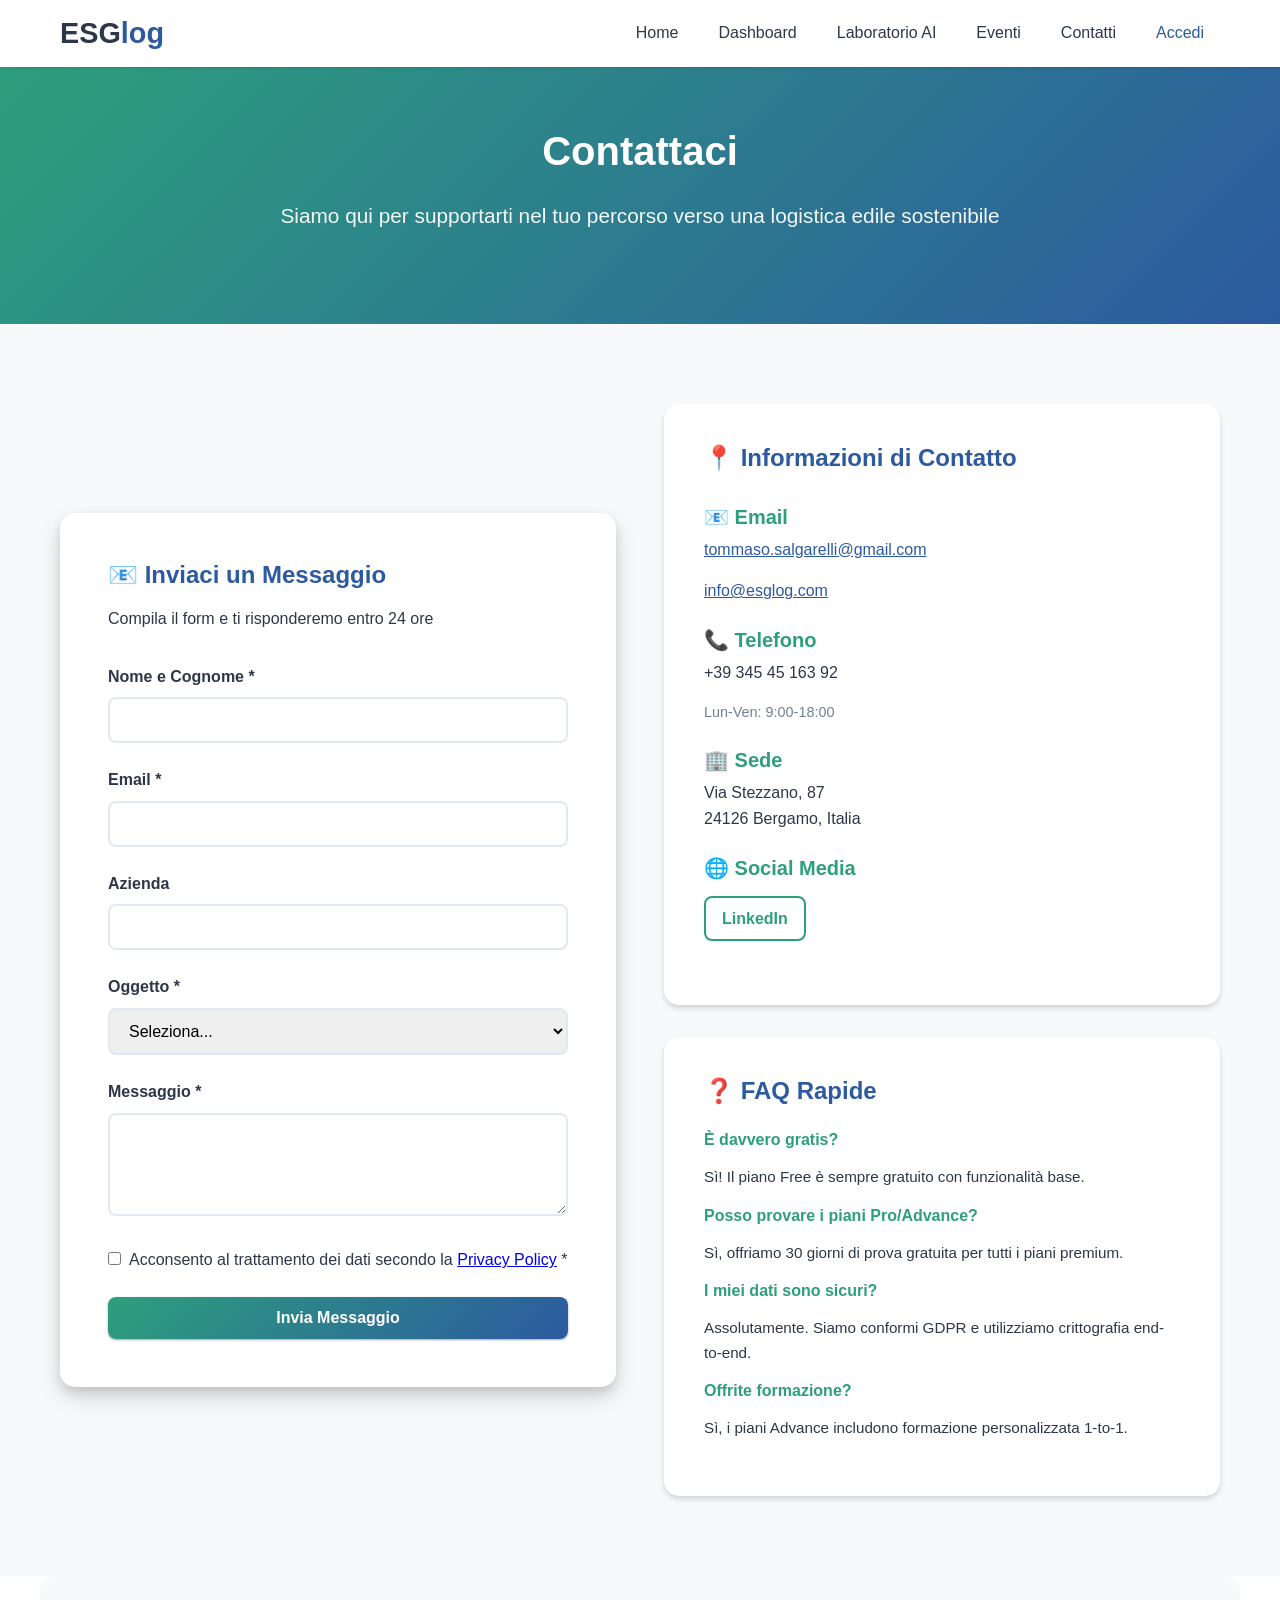
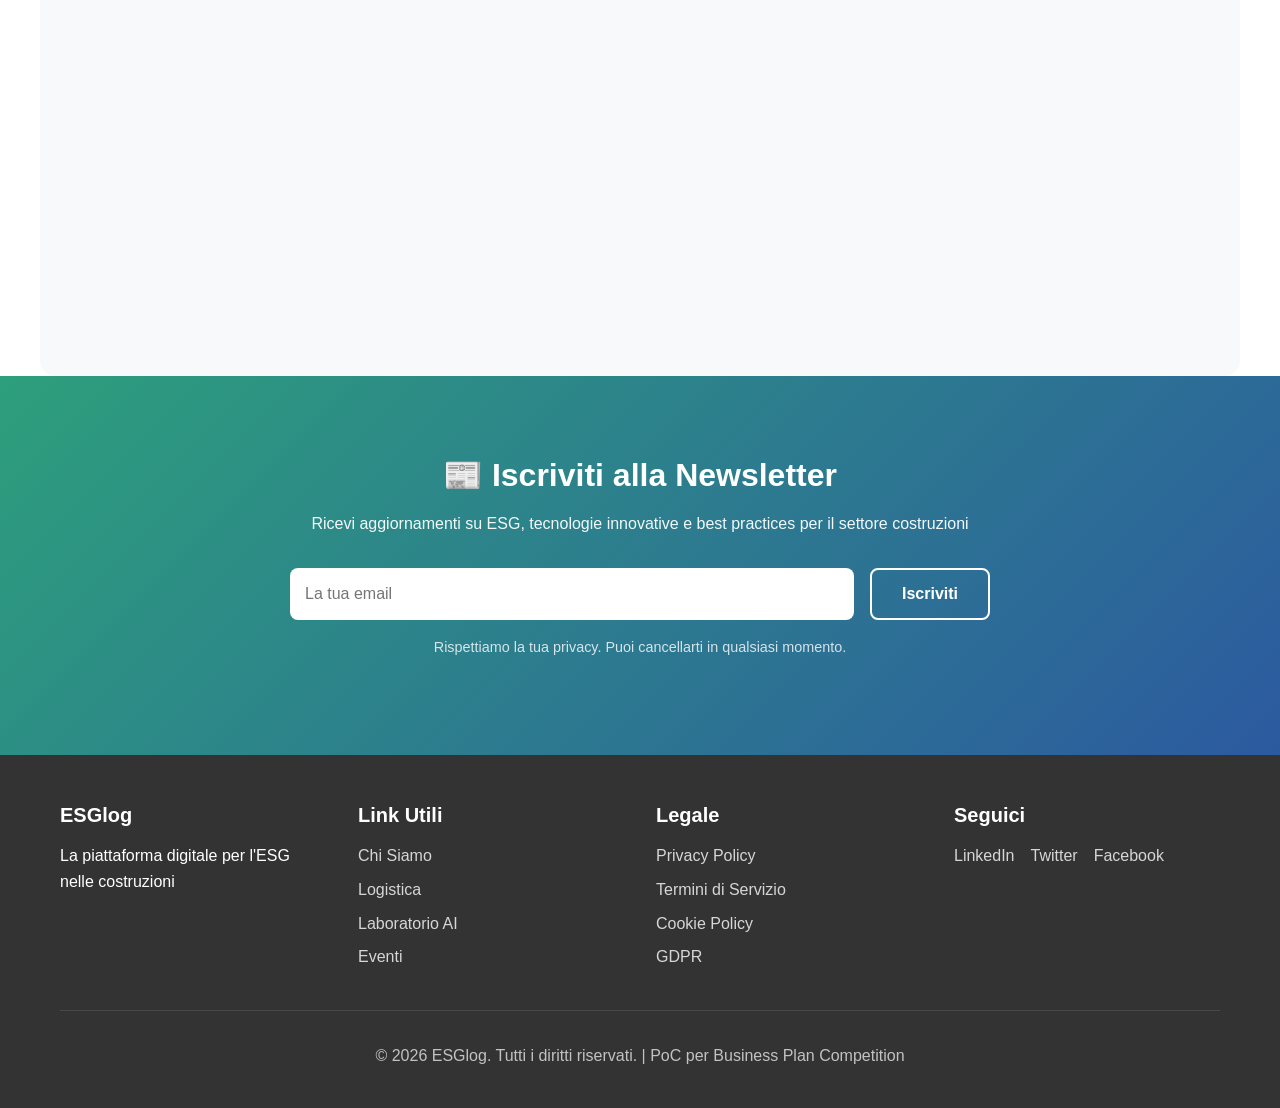
<file: contatti.html>
<!DOCTYPE html>
<html lang="it">
<head>
    <meta charset="UTF-8">
    <meta name="viewport" content="width=device-width, initial-scale=1.0">
    <title>Contatti - ESGlog</title>
    <link rel="stylesheet" href="css/style.css">
</head>
<body>
    <header class="header">
        <nav class="navbar">
            <div class="container nav-container">
                <div class="logo">
                    <a href="index.html">
                        <h1>ESG<span class="logo-highlight">log</span></h1>
                    </a>
                </div>
                <button class="menu-toggle" aria-label="Toggle menu" aria-expanded="false">
                    <span></span>
                    <span></span>
                    <span></span>
                </button>
                <ul class="nav-menu">
                    <li><a href="index.html" class="nav-link">Home</a></li>
                    <li><a href="dashboard.html" class="nav-link">Dashboard</a></li>
                    <li><a href="laboratorio.html" class="nav-link">Laboratorio AI</a></li>
                    <li><a href="eventi.html" class="nav-link">Eventi</a></li>
                    <li><a href="contatti.html" class="nav-link">Contatti</a></li>
                    <li><a href="#" class="nav-link btn-login" id="loginBtn">Accedi</a></li>
                </ul>
            </div>
        </nav>
    </header>

    <section class="hero" style="padding: 60px 0;">
        <div class="container">
            <h2 class="hero-title" style="font-size: 2.5rem;">Contattaci</h2>
            <p class="hero-subtitle">Siamo qui per supportarti nel tuo percorso verso una logistica edile sostenibile</p>
        </div>
    </section>

    <section style="padding: 80px 0; background-color: var(--light-gray);">
        <div class="container">
            <div class="mission-grid" style="gap: 3rem;">
                <!-- Form Contatti -->
                <div>
                    <div class="register-form-container">
                        <h3 style="color: var(--primary-blue);">📧 Inviaci un Messaggio</h3>
                        <p style="margin-bottom: 2rem;">Compila il form e ti risponderemo entro 24 ore</p>

                        <form id="contactForm" class="register-form">
                            <div class="form-group">
                                <label for="contactName">Nome e Cognome *</label>
                                <input type="text" id="contactName" required>
                            </div>

                            <div class="form-group">
                                <label for="contactEmail">Email *</label>
                                <input type="email" id="contactEmail" required>
                            </div>

                            <div class="form-group">
                                <label for="contactCompany">Azienda</label>
                                <input type="text" id="contactCompany">
                            </div>

                            <div class="form-group">
                                <label for="contactSubject">Oggetto *</label>
                                <select id="contactSubject" required>
                                    <option value="">Seleziona...</option>
                                    <option value="info">Informazioni Generali</option>
                                    <option value="demo">Richiesta Demo</option>
                                    <option value="support">Supporto Tecnico</option>
                                    <option value="partnership">Partnership</option>
                                    <option value="sales">Vendite e Piani</option>
                                    <option value="other">Altro</option>
                                </select>
                            </div>

                            <div class="form-group">
                                <label for="contactMessage">Messaggio *</label>
                                <textarea id="contactMessage" rows="5" style="width: 100%; padding: 12px; border: 2px solid var(--border-color); border-radius: 8px; font-family: inherit;" required></textarea>
                            </div>

                            <div class="form-group checkbox-group">
                                <label>
                                    <input type="checkbox" id="contactPrivacy" required>
                                    <span>Acconsento al trattamento dei dati secondo la <a href="#" target="_blank">Privacy Policy</a> *</span>
                                </label>
                            </div>

                            <button type="submit" class="btn btn-primary btn-block">Invia Messaggio</button>
                        </form>

                        <div id="contactSuccess" class="alert alert-success" style="display: none; margin-top: 1.5rem;">
                            ✅ Messaggio inviato con successo! Ti risponderemo entro 24 ore.
                        </div>
                    </div>
                </div>

                <!-- Info Contatti -->
                <div>
                    <div style="background: white; padding: 2.5rem; border-radius: 15px; box-shadow: var(--shadow-md); margin-bottom: 2rem;">
                        <h3 style="color: var(--primary-blue); margin-bottom: 2rem;">📍 Informazioni di Contatto</h3>

                        <div style="margin-bottom: 1.5rem;">
                            <h4 style="color: var(--primary-green); margin-bottom: 0.5rem;">📧 Email</h4>
                            <p><a href="mailto:tommaso.salgarelli@gmail.com" style="color: var(--primary-blue);">tommaso.salgarelli@gmail.com</a></p>
                            <p><a href="mailto:info@esglog.com" style="color: var(--primary-blue);">info@esglog.com</a></p>
                        </div>

                        <div style="margin-bottom: 1.5rem;">
                            <h4 style="color: var(--primary-green); margin-bottom: 0.5rem;">📞 Telefono</h4>
                            <p>+39 345 45 163 92</p>
                            <p style="font-size: 0.9rem; color: var(--text-light);">Lun-Ven: 9:00-18:00</p>
                        </div>

                        <div style="margin-bottom: 1.5rem;">
                            <h4 style="color: var(--primary-green); margin-bottom: 0.5rem;">🏢 Sede</h4>
                            <p>Via Stezzano, 87<br>24126 Bergamo, Italia</p>
                        </div>

                        <div style="margin-bottom: 1.5rem;">
                            <h4 style="color: var(--primary-green); margin-bottom: 0.5rem;">🌐 Social Media</h4>
                            <div class="social-links" style="display: flex; gap: 1rem; margin-top: 1rem;">
                                <a href="https://www.linkedin.com/in/tommaso-salgarelli-509730283" class="btn btn-outline" style="padding: 0.5rem 1rem;">LinkedIn</a>
                            </div>
                        </div>
                    </div>

                    <!-- FAQ -->
                    <div style="background: white; padding: 2.5rem; border-radius: 15px; box-shadow: var(--shadow-md);">
                        <h3 style="color: var(--primary-blue); margin-bottom: 1.5rem;">❓ FAQ Rapide</h3>

                        <div style="margin-bottom: 1rem;">
                            <h4 style="font-size: 1rem; color: var(--primary-green);">È davvero gratis?</h4>
                            <p style="font-size: 0.95rem;">Sì! Il piano Free è sempre gratuito con funzionalità base.</p>
                        </div>

                        <div style="margin-bottom: 1rem;">
                            <h4 style="font-size: 1rem; color: var(--primary-green);">Posso provare i piani Pro/Advance?</h4>
                            <p style="font-size: 0.95rem;">Sì, offriamo 30 giorni di prova gratuita per tutti i piani premium.</p>
                        </div>

                        <div style="margin-bottom: 1rem;">
                            <h4 style="font-size: 1rem; color: var(--primary-green);">I miei dati sono sicuri?</h4>
                            <p style="font-size: 0.95rem;">Assolutamente. Siamo conformi GDPR e utilizziamo crittografia end-to-end.</p>
                        </div>

                        <div>
                            <h4 style="font-size: 1rem; color: var(--primary-green);">Offrite formazione?</h4>
                            <p style="font-size: 0.95rem;">Sì, i piani Advance includono formazione personalizzata 1-to-1.</p>
                        </div>
                    </div>
                </div>
            </div>
        </div>
    </section>

    <!-- Mappa -->
    <section style="padding: 0; background-color: var(--white);">
        <div class="container" style="padding: 0;">
            <div style="width: 100%; height: 400px; background: var(--light-gray); border-radius: 15px; overflow: hidden; position: relative;">
                <!-- Placeholder Google Maps -->
                <iframe
                    src="https://www.google.com/maps/embed?pb=!1m18!1m12!1m3!1d2970.097834836849!2d9.188463315441826!3d45.46427797910079!2m3!1f0!2f0!3f0!3m2!1i1024!2i768!4f13.1!3m3!1m2!1s0x4786c6cd1dcf0d21%3A0xf4e1c1c1e1c1e1c1!2sMilano%2C%20MI!5e0!3m2!1sit!2sit!4v1234567890123!5m2!1sit!2sit"
                    width="100%"
                    height="400"
                    style="border:0;"
                    allowfullscreen=""
                    loading="lazy"
                    referrerpolicy="no-referrer-when-downgrade"
                    title="Mappa sede ESGlog Milano">
                </iframe>
            </div>
        </div>
    </section>

    <!-- Newsletter -->
    <section style="padding: 80px 0; background: var(--gradient-green-blue);">
        <div class="container">
            <div style="max-width: 700px; margin: 0 auto; text-align: center; color: white;">
                <h2 style="color: white; margin-bottom: 1rem;">📰 Iscriviti alla Newsletter</h2>
                <p style="margin-bottom: 2rem; opacity: 0.95;">Ricevi aggiornamenti su ESG, tecnologie innovative e best practices per il settore costruzioni</p>

                <form id="newsletterForm" style="display: flex; gap: 1rem; flex-wrap: wrap; justify-content: center;">
                    <input
                        type="email"
                        id="newsletterEmail"
                        placeholder="La tua email"
                        required
                        style="flex: 1; min-width: 250px; padding: 15px; border: none; border-radius: 8px; font-size: 1rem;"
                    >
                    <button type="submit" class="btn btn-secondary" style="padding: 15px 30px;">Iscriviti</button>
                </form>

                <p style="margin-top: 1rem; font-size: 0.9rem; opacity: 0.8;">
                    Rispettiamo la tua privacy. Puoi cancellarti in qualsiasi momento.
                </p>

                <div id="newsletterSuccess" class="alert alert-success" style="display: none; margin-top: 1.5rem; color: var(--text-dark);">
                    ✅ Iscrizione completata! Controlla la tua email per confermare.
                </div>
            </div>
        </div>
    </section>

    <!-- Questionario Popup (simulazione) -->
    <div id="surveyPopup" class="modal">
        <div class="modal-content">
            <span class="close" onclick="closeSurvey()">&times;</span>
            <h3>📋 Aiutaci a Migliorare!</h3>
            <p>Dedica 2 minuti per completare il nostro questionario</p>
            <p style="margin: 1.5rem 0;">Nella versione production, questo sarebbe un Google Form embedded o un questionario interattivo per raccogliere feedback degli utenti.</p>
            <button class="btn btn-primary" onclick="window.open('https://forms.google.com', '_blank')">Apri Questionario</button>
            <button class="btn btn-secondary" onclick="closeSurvey()">Chiudi</button>
        </div>
    </div>

    <footer class="footer">
        <div class="container">
            <div class="footer-grid">
                <div class="footer-col">
                    <h4>ESGlog</h4>
                    <p>La piattaforma digitale per l'ESG nelle costruzioni</p>
                </div>
                <div class="footer-col">
                    <h4>Link Utili</h4>
                    <ul>
                        <li><a href="index.html#mission">Chi Siamo</a></li>
                        <li><a href="logistica.html">Logistica</a></li>
                        <li><a href="laboratorio.html">Laboratorio AI</a></li>
                        <li><a href="eventi.html">Eventi</a></li>
                    </ul>
                </div>
                <div class="footer-col">
                    <h4>Legale</h4>
                    <ul>
                        <li><a href="#">Privacy Policy</a></li>
                        <li><a href="#">Termini di Servizio</a></li>
                        <li><a href="#">Cookie Policy</a></li>
                        <li><a href="#">GDPR</a></li>
                    </ul>
                </div>
                <div class="footer-col">
                    <h4>Seguici</h4>
                    <div class="social-links">
                        <a href="https://www.linkedin.com/in/tommaso-salgarelli-509730283">LinkedIn</a>
                        <a href="#">Twitter</a>
                        <a href="#">Facebook</a>
                    </div>
                </div>
            </div>
            <div class="footer-bottom">
                <p>&copy; 2026 ESGlog. Tutti i diritti riservati. | PoC per Business Plan Competition</p>
            </div>
        </div>
    </footer>

    <script src="js/auth.js"></script>
    <script src="js/main.js"></script>
    <script>
        // Contact Form
        document.getElementById('contactForm').addEventListener('submit', function(e) {
            e.preventDefault();

            // Simulazione invio (in produzione: backend/API)
            setTimeout(() => {
                document.getElementById('contactSuccess').style.display = 'block';
                this.reset();

                setTimeout(() => {
                    document.getElementById('contactSuccess').style.display = 'none';
                }, 5000);
            }, 500);
        });

        // Newsletter Form
        document.getElementById('newsletterForm').addEventListener('submit', function(e) {
            e.preventDefault();

            const email = document.getElementById('newsletterEmail').value;

            // Simulazione Mailchimp integration
            setTimeout(() => {
                document.getElementById('newsletterSuccess').style.display = 'block';
                this.reset();

                setTimeout(() => {
                    document.getElementById('newsletterSuccess').style.display = 'none';
                }, 5000);
            }, 500);

            console.log('Newsletter signup:', email);
        });

        // Survey popup dopo 10 secondi (solo se non già mostrato)
        setTimeout(function() {
            const surveyShown = sessionStorage.getItem('surveyShown');
            if (!surveyShown) {
                document.getElementById('surveyPopup').classList.add('active');
                sessionStorage.setItem('surveyShown', 'true');
            }
        }, 10000);

        function closeSurvey() {
            document.getElementById('surveyPopup').classList.remove('active');
        }
    </script>
</body>
</html>
</file>
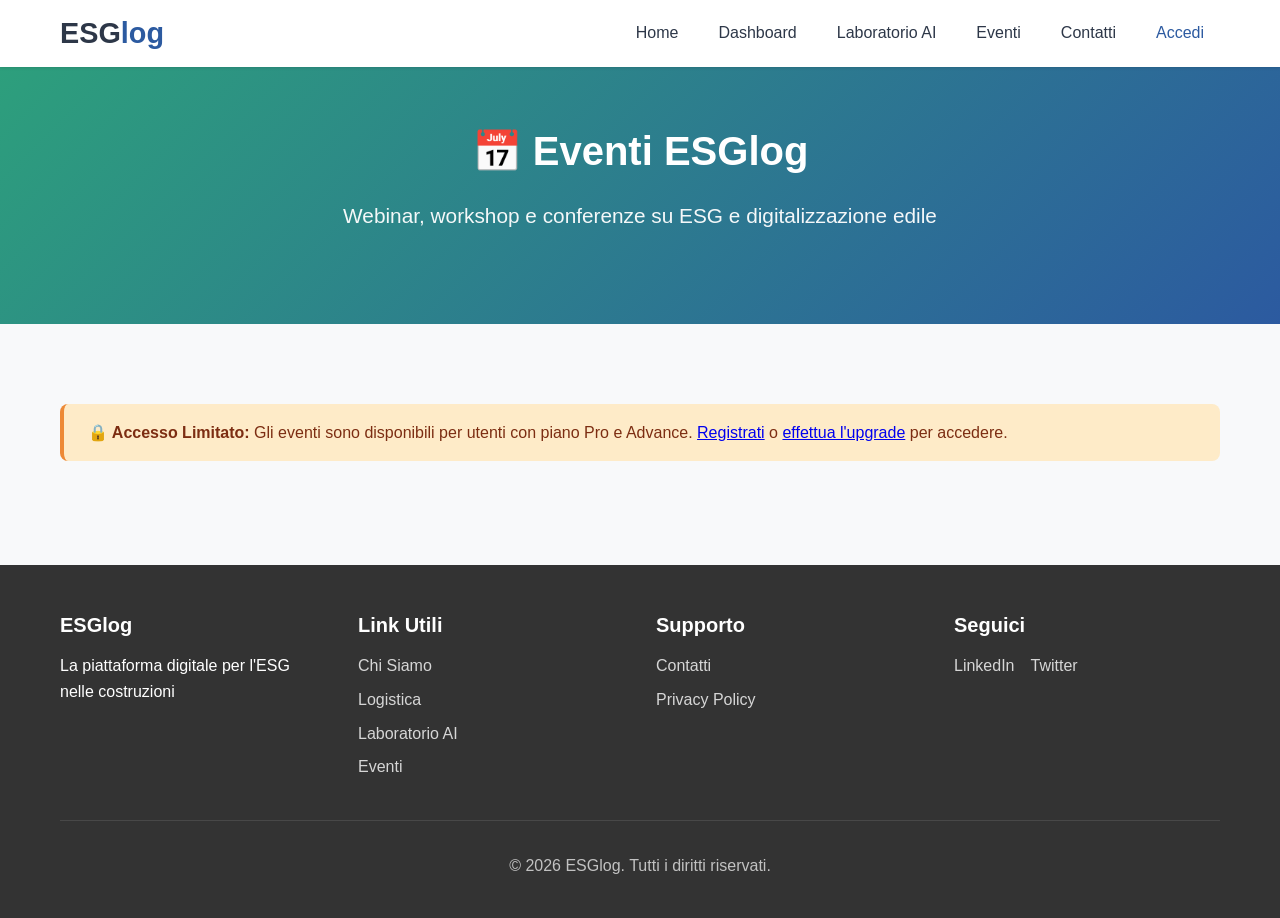
<file: eventi.html>
<!DOCTYPE html>
<html lang="it">
<head>
    <meta charset="UTF-8">
    <meta name="viewport" content="width=device-width, initial-scale=1.0">
    <title>Eventi - ESGlog</title>
    <link rel="stylesheet" href="css/style.css">
</head>
<body>
    <header class="header">
        <nav class="navbar">
            <div class="container nav-container">
                <div class="logo">
                    <a href="index.html">
                        <h1>ESG<span class="logo-highlight">log</span></h1>
                    </a>
                </div>
                <button class="menu-toggle" aria-label="Toggle menu" aria-expanded="false">
                    <span></span>
                    <span></span>
                    <span></span>
                </button>
                <ul class="nav-menu">
                    <li><a href="index.html" class="nav-link">Home</a></li>
                    <li><a href="dashboard.html" class="nav-link">Dashboard</a></li>
                    <li><a href="laboratorio.html" class="nav-link">Laboratorio AI</a></li>
                    <li><a href="eventi.html" class="nav-link">Eventi</a></li>
                    <li><a href="contatti.html" class="nav-link">Contatti</a></li>
                    <li><a href="#" class="nav-link btn-login" id="loginBtn">Accedi</a></li>
                </ul>
            </div>
        </nav>
    </header>

    <section class="hero" style="padding: 60px 0; background: linear-gradient(135deg, #2d9f7c 0%, #2c5aa0 100%);">
        <div class="container">
            <h2 class="hero-title" style="font-size: 2.5rem;">📅 Eventi ESGlog</h2>
            <p class="hero-subtitle">Webinar, workshop e conferenze su ESG e digitalizzazione edile</p>
        </div>
    </section>

    <section style="padding: 80px 0; background-color: var(--light-gray);">
        <div class="container">
            <div id="accessAlert" class="alert alert-warning">
                <strong>🔒 Accesso Limitato:</strong> Gli eventi sono disponibili per utenti con piano Pro e Advance.
                <a href="index.html#registrazione">Registrati</a> o <a href="dashboard.html#piani">effettua l'upgrade</a> per accedere.
            </div>

            <div id="eventsContent">
                <!-- Filtri Eventi -->
                <div style="background: white; padding: 2rem; border-radius: 15px; box-shadow: var(--shadow-md); margin-bottom: 3rem;">
                    <h3 style="margin-bottom: 1.5rem;">🔎 Filtra Eventi</h3>
                    <div style="display: grid; grid-template-columns: repeat(auto-fit, minmax(250px, 1fr)); gap: 1.5rem;">
                        <div class="form-group">
                            <label>Tipo</label>
                            <select id="typeFilter" onchange="filterEvents()">
                                <option value="all">Tutti</option>
                                <option value="webinar">Webinar</option>
                                <option value="workshop">Workshop</option>
                                <option value="conference">Conferenze</option>
                            </select>
                        </div>
                        <div class="form-group">
                            <label>Periodo</label>
                            <select id="periodFilter" onchange="filterEvents()">
                                <option value="all">Tutti</option>
                                <option value="upcoming">Prossimi</option>
                                <option value="past">Passati</option>
                            </select>
                        </div>
                        <div class="form-group">
                            <label>Tema</label>
                            <select id="topicFilter" onchange="filterEvents()">
                                <option value="all">Tutti</option>
                                <option value="esg">ESG & Sostenibilità</option>
                                <option value="digital">Digitalizzazione</option>
                                <option value="logistics">Logistica</option>
                                <option value="compliance">Normativa & Compliance</option>
                            </select>
                        </div>
                    </div>
                </div>

                <!-- Prossimi Eventi -->
                <section id="upcomingEvents">
                    <h2 style="color: var(--primary-blue); margin-bottom: 2rem;">🔜 Prossimi Eventi</h2>

                    <div class="dashboard-grid">
                        <!-- Evento 1 -->
                        <div class="dashboard-card event-card" data-type="webinar" data-period="upcoming" data-topic="esg">
                            <div class="badge badge-success" style="margin-bottom: 1rem;">WEBINAR</div>
                            <h3>ESG nella Supply Chain Edile</h3>
                            <p><strong>📅 Data:</strong> 25 Gennaio 2026, 15:00-16:30</p>
                            <p><strong>👤 Relatore:</strong> Dott.ssa Maria Rossi, Esperta ESG</p>
                            <p>Come integrare criteri ESG nella selezione e gestione dei fornitori per progetti di costruzione sostenibile.</p>
                            <ul class="stats-list" style="margin: 1rem 0;">
                                <li>✅ Certificato di partecipazione</li>
                                <li>✅ Materiali scaricabili</li>
                                <li>✅ Q&A live</li>
                            </ul>
                            <button class="btn btn-primary" onclick="registerEvent('ESG Supply Chain')">Registrati Gratis</button>
                        </div>

                        <!-- Evento 2 -->
                        <div class="dashboard-card event-card" data-type="workshop" data-period="upcoming" data-topic="digital">
                            <div class="badge badge-info" style="margin-bottom: 1rem;">WORKSHOP</div>
                            <h3>BIM e IoT per Cantieri 4.0</h3>
                            <p><strong>📅 Data:</strong> 5 Febbraio 2026, 10:00-17:00</p>
                            <p><strong>📍 Luogo:</strong> Milano (ibrido)</p>
                            <p>Workshop pratico sull'integrazione BIM con sensori IoT per monitoraggio real-time dei cantieri.</p>
                            <ul class="stats-list" style="margin: 1rem 0;">
                                <li>✅ Hands-on session</li>
                                <li>✅ Certificato professionale</li>
                                <li>✅ Networking lunch</li>
                            </ul>
                            <button class="btn btn-primary" onclick="registerEvent('BIM IoT Workshop')">Iscriviti (€150)</button>
                        </div>

                        <!-- Evento 3 -->
                        <div class="dashboard-card event-card" data-type="conference" data-period="upcoming" data-topic="compliance">
                            <div class="badge badge-warning" style="margin-bottom: 1rem;">CONFERENZA</div>
                            <h3>EU Taxonomy e CSRD per Costruzioni</h3>
                            <p><strong>📅 Data:</strong> 12 Febbraio 2026, 09:00-13:00</p>
                            <p><strong>👥 Relatori:</strong> Panel esperti EU</p>
                            <p>Conferenza sulla nuova normativa europea ESG: EU Taxonomy e Corporate Sustainability Reporting Directive.</p>
                            <ul class="stats-list" style="margin: 1rem 0;">
                                <li>✅ Crediti formativi</li>
                                <li>✅ Guida compliance inclusa</li>
                                <li>✅ Registrazione disponibile</li>
                            </ul>
                            <button class="btn btn-primary" onclick="registerEvent('EU Taxonomy Conference')">Registrati</button>
                        </div>

                        <!-- Evento 4 -->
                        <div class="dashboard-card event-card" data-type="webinar" data-period="upcoming" data-topic="logistics">
                            <div class="badge badge-success" style="margin-bottom: 1rem;">WEBINAR</div>
                            <h3>AI per Ottimizzazione Logistica</h3>
                            <p><strong>📅 Data:</strong> 18 Febbraio 2026, 16:00-17:00</p>
                            <p><strong>👤 Relatore:</strong> Ing. Marco Bianchi, AI Specialist</p>
                            <p>Applicazioni pratiche di Machine Learning per ridurre costi e emissioni nella logistica edile.</p>
                            <ul class="stats-list" style="margin: 1rem 0;">
                                <li>✅ Case study reali</li>
                                <li>✅ Demo tool AI</li>
                                <li>✅ Template scaricabili</li>
                            </ul>
                            <button class="btn btn-primary" onclick="registerEvent('AI Logistics')">Registrati Gratis</button>
                        </div>
                    </div>
                </section>

                <!-- Eventi Passati -->
                <section id="pastEvents" style="margin-top: 4rem;">
                    <h2 style="color: var(--primary-blue); margin-bottom: 2rem;">📼 Eventi Passati - Materiali Disponibili</h2>
                    <p class="lead" style="margin-bottom: 2rem;">Accedi alle registrazioni e ai materiali degli eventi precedenti</p>

                    <div class="dashboard-grid">
                        <!-- Evento Passato 1 -->
                        <div class="dashboard-card event-card" data-type="webinar" data-period="past" data-topic="esg">
                            <div class="badge" style="background: var(--text-light); color: white; margin-bottom: 1rem;">PASSATO</div>
                            <h3>Introduzione all'ESG per PMI Edili</h3>
                            <p><strong>📅 Data:</strong> 10 Dicembre 2025</p>
                            <p><strong>👥 Partecipanti:</strong> 156</p>
                            <p>Webinar introduttivo sui criteri ESG e la loro applicazione nel settore delle costruzioni.</p>
                            <div style="margin-top: 1.5rem;">
                                <button class="btn btn-outline" onclick="downloadMaterial('intro-esg')">📥 Scarica Slides</button>
                                <button class="btn btn-outline" onclick="watchRecording('intro-esg')">▶️ Guarda Registrazione</button>
                            </div>
                        </div>

                        <!-- Evento Passato 2 -->
                        <div class="dashboard-card event-card" data-type="workshop" data-period="past" data-topic="digital">
                            <div class="badge" style="background: var(--text-light); color: white; margin-bottom: 1rem;">PASSATO</div>
                            <h3>Digitalizzazione Cantieri con WMS</h3>
                            <p><strong>📅 Data:</strong> 20 Novembre 2025</p>
                            <p><strong>👥 Partecipanti:</strong> 45</p>
                            <p>Workshop pratico sull'implementazione di Warehouse Management System nei cantieri.</p>
                            <div style="margin-top: 1.5rem;">
                                <button class="btn btn-outline" onclick="downloadMaterial('wms-workshop')">📥 Scarica Materiali</button>
                                <button class="btn btn-outline" onclick="watchRecording('wms-workshop')">▶️ Guarda Registrazione</button>
                            </div>
                        </div>

                        <!-- Evento Passato 3 -->
                        <div class="dashboard-card event-card" data-type="conference" data-period="past" data-topic="esg">
                            <div class="badge" style="background: var(--text-light); color: white; margin-bottom: 1rem;">PASSATO</div>
                            <h3>ESGlog Summit 2025</h3>
                            <p><strong>📅 Data:</strong> 5 Ottobre 2025</p>
                            <p><strong>👥 Partecipanti:</strong> 320</p>
                            <p>Conferenza annuale con keynote speaker internazionali su futuro ESG nelle costruzioni.</p>
                            <div style="margin-top: 1.5rem;">
                                <button class="btn btn-outline" onclick="downloadMaterial('summit-2025')">📥 Scarica Atti</button>
                                <button class="btn btn-outline" onclick="watchRecording('summit-2025')">▶️ Highlights Video</button>
                            </div>
                        </div>
                    </div>
                </section>

                <!-- Calendario -->
                <section style="margin-top: 4rem;">
                    <h2 style="color: var(--primary-blue); margin-bottom: 2rem; text-align: center;">📅 Calendario Completo</h2>

                    <div class="digital-chart">
                        <div style="padding: 2rem;">
                            <p style="text-align: center; color: var(--text-light); font-size: 1.1rem;">
                                Nella versione production, qui verrebbe integrato un calendario interattivo (es. FullCalendar.js o Google Calendar API)
                                con tutti gli eventi, possibilità di aggiungere al proprio calendario, reminder automatici, ecc.
                            </p>
                            <div style="margin-top: 2rem; text-align: center;">
                                <button class="btn btn-primary" onclick="alert('Integrazione Google Calendar/Outlook in produzione')">
                                    📥 Aggiungi al Calendario
                                </button>
                                <button class="btn btn-secondary" onclick="alert('Iscrizione reminder email/SMS in produzione')">
                                    🔔 Abilita Reminder
                                </button>
                            </div>
                        </div>
                    </div>
                </section>

                <!-- Newsletter Eventi -->
                <section style="margin-top: 4rem;">
                    <div style="background: var(--gradient-green-blue); padding: 3rem; border-radius: 15px; text-align: center; color: white;">
                        <h2 style="color: white; margin-bottom: 1rem;">🔔 Non Perdere Nessun Evento</h2>
                        <p style="margin-bottom: 2rem; opacity: 0.95;">Iscriviti alla newsletter eventi per ricevere aggiornamenti e reminder</p>
                        <button class="btn btn-secondary btn-large" onclick="subscribeEventNewsletter()">Iscriviti alla Newsletter Eventi</button>
                    </div>
                </section>
            </div>
        </div>
    </section>

    <footer class="footer">
        <div class="container">
            <div class="footer-grid">
                <div class="footer-col">
                    <h4>ESGlog</h4>
                    <p>La piattaforma digitale per l'ESG nelle costruzioni</p>
                </div>
                <div class="footer-col">
                    <h4>Link Utili</h4>
                    <ul>
                        <li><a href="index.html#mission">Chi Siamo</a></li>
                        <li><a href="logistica.html">Logistica</a></li>
                        <li><a href="laboratorio.html">Laboratorio AI</a></li>
                        <li><a href="eventi.html">Eventi</a></li>
                    </ul>
                </div>
                <div class="footer-col">
                    <h4>Supporto</h4>
                    <ul>
                        <li><a href="contatti.html">Contatti</a></li>
                        <li><a href="#">Privacy Policy</a></li>
                    </ul>
                </div>
                <div class="footer-col">
                    <h4>Seguici</h4>
                    <div class="social-links">
                        <a href="#">LinkedIn</a>
                        <a href="#">Twitter</a>
                    </div>
                </div>
            </div>
            <div class="footer-bottom">
                <p>&copy; 2026 ESGlog. Tutti i diritti riservati.</p>
            </div>
        </div>
    </footer>

    <script src="js/auth.js"></script>
    <script src="js/main.js"></script>
    <script>
        document.addEventListener('DOMContentLoaded', function() {
            // Check access
            if (auth.isAuthenticated() && auth.hasAccess('events')) {
                document.getElementById('accessAlert').style.display = 'none';
            } else if (!auth.isAuthenticated()) {
                // Hide content if not logged in
                document.getElementById('eventsContent').style.display = 'none';
            }
        });

        function filterEvents() {
            const type = document.getElementById('typeFilter').value;
            const period = document.getElementById('periodFilter').value;
            const topic = document.getElementById('topicFilter').value;

            const cards = document.querySelectorAll('.event-card');

            cards.forEach(card => {
                let show = true;

                if (type !== 'all' && card.dataset.type !== type) show = false;
                if (period !== 'all' && card.dataset.period !== period) show = false;
                if (topic !== 'all' && card.dataset.topic !== topic) show = false;

                card.style.display = show ? 'block' : 'none';
            });
        }

        function registerEvent(eventName) {
            if (!auth.isAuthenticated()) {
                alert('Devi essere loggato per registrarti agli eventi');
                window.location.href = 'index.html#registrazione';
                return;
            }

            if (!auth.hasAccess('events')) {
                alert('Gli eventi sono disponibili per piani Pro e Advance.\n\nEffettua l\'upgrade per accedere!');
                window.location.href = 'dashboard.html#piani';
                return;
            }

            alert(`✅ Registrazione Evento: ${eventName}\n\n` +
                `Riceverai:\n` +
                `- Email di conferma con link accesso\n` +
                `- Reminder 24h prima dell'evento\n` +
                `- Materiali pre-evento\n` +
                `- Certificato di partecipazione\n\n` +
                `Nella versione production: integrazione calendario + email automation`);
        }

        function downloadMaterial(eventId) {
            if (!auth.isAuthenticated() || !auth.hasAccess('events')) {
                alert('Funzionalità disponibile per piani Pro/Advance');
                return;
            }

            alert(`📥 Download Materiali: ${eventId}\n\n` +
                `Nella versione production:\n` +
                `- Download PDF slides\n` +
                `- Link risorse aggiuntive\n` +
                `- Certificato partecipazione\n` +
                `- Template e tool presentati`);
        }

        function watchRecording(eventId) {
            if (!auth.isAuthenticated() || !auth.hasAccess('events')) {
                alert('Funzionalità disponibile per piani Pro/Advance');
                return;
            }

            alert(`▶️ Registrazione Video: ${eventId}\n\n` +
                `Nella versione production:\n` +
                `- Player video embedded (Vimeo/YouTube)\n` +
                `- Timestamp per navigazione rapida\n` +
                `- Trascrizione disponibile\n` +
                `- Download per offline viewing`);
        }

        function subscribeEventNewsletter() {
            if (!auth.isAuthenticated()) {
                alert('Registrati per iscriverti alla newsletter eventi');
                window.location.href = 'index.html#registrazione';
                return;
            }

            alert('✅ Iscritto alla Newsletter Eventi!\n\nRiceverai aggiornamenti su:\n- Nuovi eventi in calendario\n- Reminder eventi registrati\n- Materiali post-evento\n- Early bird per eventi a pagamento');
        }
    </script>
</body>
</html>
</file>
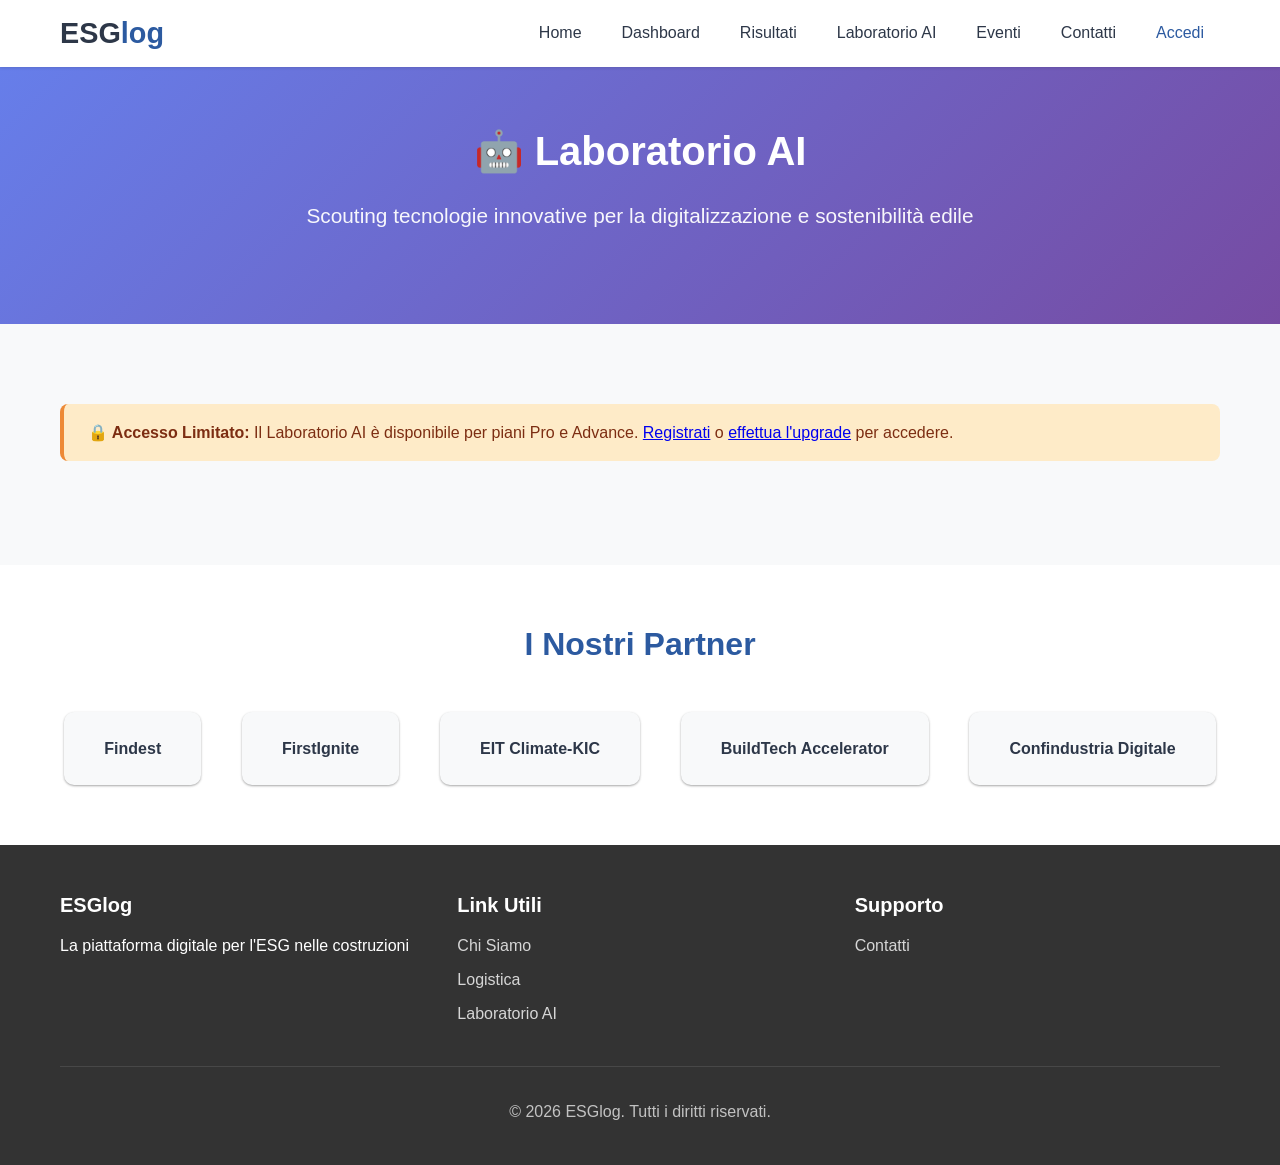
<file: laboratorio.html>
<!DOCTYPE html>
<html lang="it">
<head>
    <meta charset="UTF-8">
    <meta name="viewport" content="width=device-width, initial-scale=1.0">
    <title>Laboratorio AI - ESGlog</title>
    <link rel="stylesheet" href="css/style.css">
</head>
<body>
    <header class="header">
        <nav class="navbar">
            <div class="container nav-container">
                <div class="logo">
                    <a href="index.html">
                        <h1>ESG<span class="logo-highlight">log</span></h1>
                    </a>
                </div>
                <button class="menu-toggle" aria-label="Toggle menu" aria-expanded="false">
                    <span></span>
                    <span></span>
                    <span></span>
                </button>
                <ul class="nav-menu">
                    <li><a href="index.html" class="nav-link">Home</a></li>
                    <li><a href="dashboard.html" class="nav-link" id="dashboardLink">Dashboard</a></li>
                    <li><a href="risultati.html" class="nav-link">Risultati</a></li>
                    <li><a href="laboratorio.html" class="nav-link">Laboratorio AI</a></li>
                    <li><a href="eventi.html" class="nav-link">Eventi</a></li>
                    <li><a href="contatti.html" class="nav-link">Contatti</a></li>
                    <li><a href="#" class="nav-link btn-login" id="loginBtn">Accedi</a></li>
                </ul>
            </div>
        </nav>
    </header>

    <section class="hero" style="padding: 60px 0; background: linear-gradient(135deg, #667eea 0%, #764ba2 100%);">
        <div class="container">
            <h2 class="hero-title" style="font-size: 2.5rem;">🤖 Laboratorio AI</h2>
            <p class="hero-subtitle">Scouting tecnologie innovative per la digitalizzazione e sostenibilità edile</p>
        </div>
    </section>

    <section style="padding: 80px 0; background-color: var(--light-gray);">
        <div class="container">
            <div id="accessAlert" class="alert alert-warning">
                <strong>🔒 Accesso Limitato:</strong> Il Laboratorio AI è disponibile per piani Pro e Advance.
                <a href="index.html#registrazione">Registrati</a> o <a href="dashboard.html#piani">effettua l'upgrade</a> per accedere.
            </div>

            <div id="labContent" style="display: none;">
                <div class="section-header">
                    <h2>Tecnologie Innovative per l'Edilizia Sostenibile</h2>
                    <p class="section-subtitle">Scopri startup e soluzioni tech per digitalizzare e rendere più sostenibile il tuo business</p>
                </div>

                <div class="alert alert-info" style="margin-bottom: 3rem;">
                    <strong>🔍 Come funziona:</strong> Utilizziamo piattaforme di scouting come <strong>Findest</strong> e <strong>FirstIgnite</strong>
                    per identificare tecnologie emergenti in ambito digital e sostenibilità. I risultati sono filtrati per rilevanza al settore costruzioni.
                </div>

                <!-- Filtri -->
                <div style="background: white; padding: 2rem; border-radius: 15px; box-shadow: var(--shadow-md); margin-bottom: 3rem;">
                    <h3 style="margin-bottom: 1.5rem;">🔎 Filtra Tecnologie</h3>
                    <div style="display: grid; grid-template-columns: repeat(auto-fit, minmax(250px, 1fr)); gap: 1.5rem;">
                        <div class="form-group">
                            <label>Categoria</label>
                            <select id="categoryFilter">
                                <option value="all">Tutte</option>
                                <option value="digital">Digitalizzazione</option>
                                <option value="sustainability">Sostenibilità</option>
                                <option value="logistics">Logistica</option>
                                <option value="safety">Sicurezza</option>
                                <option value="materials">Materiali Innovativi</option>
                            </select>
                        </div>
                        <div class="form-group">
                            <label>Stadio Sviluppo</label>
                            <select id="stageFilter">
                                <option value="all">Tutti</option>
                                <option value="commercial">Commerciale</option>
                                <option value="pilot">Pilota</option>
                                <option value="r&d">R&D</option>
                            </select>
                        </div>
                        <div class="form-group">
                            <label>Regione</label>
                            <select id="regionFilter">
                                <option value="all">Tutte</option>
                                <option value="europe">Europa</option>
                                <option value="italy">Italia</option>
                                <option value="north-america">Nord America</option>
                                <option value="asia">Asia</option>
                            </select>
                        </div>
                    </div>
                    <button class="btn btn-primary" style="margin-top: 1.5rem;" onclick="applyFilters()">Applica Filtri</button>
                </div>

                <!-- Tecnologie -->
                <div class="dashboard-grid" id="techGrid">
                    <!-- Tech Card 1 -->
                    <div class="dashboard-card tech-card" data-category="digital" data-stage="commercial" data-region="europe">
                        <div class="badge badge-success" style="margin-bottom: 1rem;">Commerciale</div>
                        <h3>🏗️ BuildOps</h3>
                        <p><strong>Categoria:</strong> Digitalizzazione</p>
                        <p>Piattaforma cloud per la gestione digitale di cantieri e supply chain. Integrazione IoT e AI per tracking real-time materiali e mezzi.</p>
                        <ul class="stats-list" style="margin: 1rem 0;">
                            <li><strong>Impatto:</strong> -25% costi logistici</li>
                            <li><strong>ROI:</strong> 12-18 mesi</li>
                            <li><strong>Regione:</strong> Europa (UK)</li>
                        </ul>
                        <button class="btn btn-outline" onclick="requestDemo('BuildOps')">Richiedi Info</button>
                    </div>

                    <!-- Tech Card 2 -->
                    <div class="dashboard-card tech-card" data-category="sustainability" data-stage="commercial" data-region="italy">
                        <div class="badge badge-success" style="margin-bottom: 1rem;">Commerciale</div>
                        <h3>♻️ EcoTrack Materials</h3>
                        <p><strong>Categoria:</strong> Sostenibilità</p>
                        <p>Sistema RFID per tracciabilità completa dei materiali da costruzione, dalla produzione al riciclo. Certificazione EPD automatizzata.</p>
                        <ul class="stats-list" style="margin: 1rem 0;">
                            <li><strong>Impatto:</strong> +60% tasso riciclo</li>
                            <li><strong>Certificazioni:</strong> ISO 14001, EPD</li>
                            <li><strong>Regione:</strong> Italia</li>
                        </ul>
                        <button class="btn btn-outline" onclick="requestDemo('EcoTrack')">Richiedi Info</button>
                    </div>

                    <!-- Tech Card 3 -->
                    <div class="dashboard-card tech-card" data-category="logistics" data-stage="pilot" data-region="europe">
                        <div class="badge badge-warning" style="margin-bottom: 1rem;">Pilota</div>
                        <h3>🚛 GreenFleet AI</h3>
                        <p><strong>Categoria:</strong> Logistica</p>
                        <p>Algoritmi AI per ottimizzazione percorsi e consolidamento carichi. Riduce emissioni CO2 dei trasporti fino al 35%.</p>
                        <ul class="stats-list" style="margin: 1rem 0;">
                            <li><strong>Impatto:</strong> -35% emissioni trasporti</li>
                            <li><strong>Tecnologia:</strong> Machine Learning</li>
                            <li><strong>Regione:</strong> Europa (Germania)</li>
                        </ul>
                        <button class="btn btn-outline" onclick="requestDemo('GreenFleet')">Richiedi Info</button>
                    </div>

                    <!-- Tech Card 4 -->
                    <div class="dashboard-card tech-card" data-category="safety" data-stage="commercial" data-region="north-america">
                        <div class="badge badge-success" style="margin-bottom: 1rem;">Commerciale</div>
                        <h3>👷 SafeSite IoT</h3>
                        <p><strong>Categoria:</strong> Sicurezza</p>
                        <p>Wearable IoT per monitoraggio sicurezza lavoratori in tempo reale. Alert automatici su rischi e zone pericolose.</p>
                        <ul class="stats-list" style="margin: 1rem 0;">
                            <li><strong>Impatto:</strong> -45% incidenti cantiere</li>
                            <li><strong>Tecnologia:</strong> IoT + AI</li>
                            <li><strong>Regione:</strong> USA</li>
                        </ul>
                        <button class="btn btn-outline" onclick="requestDemo('SafeSite')">Richiedi Info</button>
                    </div>

                    <!-- Tech Card 5 -->
                    <div class="dashboard-card tech-card" data-category="materials" data-stage="r&d" data-region="europe">
                        <div class="badge badge-info" style="margin-bottom: 1rem;">R&D</div>
                        <h3>🧱 BioConstruct</h3>
                        <p><strong>Categoria:</strong> Materiali Innovativi</p>
                        <p>Materiali da costruzione bio-based con carbon footprint negativo. Prodotti da scarti agricoli e funghi.</p>
                        <ul class="stats-list" style="margin: 1rem 0;">
                            <li><strong>Impatto:</strong> Carbon negative</li>
                            <li><strong>Stadio:</strong> Prototipo industriale</li>
                            <li><strong>Regione:</strong> Paesi Bassi</li>
                        </ul>
                        <button class="btn btn-outline" onclick="requestDemo('BioConstruct')">Richiedi Info</button>
                    </div>

                    <!-- Tech Card 6 -->
                    <div class="dashboard-card tech-card" data-category="digital" data-stage="commercial" data-region="italy">
                        <div class="badge badge-success" style="margin-bottom: 1rem;">Commerciale</div>
                        <h3>📱 SmartBIM+</h3>
                        <p><strong>Categoria:</strong> Digitalizzazione</p>
                        <p>Piattaforma BIM integrata con moduli ESG, calcolo LCA e integrazione sensori IoT per as-built real-time.</p>
                        <ul class="stats-list" style="margin: 1rem 0;">
                            <li><strong>Impatto:</strong> -30% errori progettazione</li>
                            <li><strong>Standard:</strong> ISO 19650, EN 15978</li>
                            <li><strong>Regione:</strong> Italia</li>
                        </ul>
                        <button class="btn btn-outline" onclick="requestDemo('SmartBIM')">Richiedi Info</button>
                    </div>
                </div>

                <!-- Report Personalizzato -->
                <div style="background: white; padding: 2.5rem; border-radius: 15px; box-shadow: var(--shadow-md); margin-top: 3rem; text-align: center;">
                    <h3>📄 Report Personalizzato</h3>
                    <p>Vuoi un report di scouting personalizzato per il tuo settore specifico?</p>
                    <p class="lead">Il nostro team può generare analisi custom basate su:</p>
                    <ul style="display: inline-block; text-align: left; margin: 1.5rem 0;">
                        <li>Il tuo settore specifico (es. ristrutturazioni, infrastrutture)</li>
                        <li>Budget disponibile per innovazione</li>
                        <li>Obiettivi ESG prioritari</li>
                        <li>Timeline implementazione</li>
                    </ul>
                    <br>
                    <button class="btn btn-primary btn-large" onclick="requestCustomReport()">Richiedi Report Custom</button>
                </div>
            </div>
        </div>
    </section>

    <!-- Partner Carousel -->
    <section style="padding: 60px 0; background-color: var(--white);">
        <div class="container">
            <h2 style="text-align: center; color: var(--primary-blue); margin-bottom: 3rem;">I Nostri Partner</h2>
            <div class="partner-carousel">
                <div class="partner-logo">Findest</div>
                <div class="partner-logo">FirstIgnite</div>
                <div class="partner-logo">EIT Climate-KIC</div>
                <div class="partner-logo">BuildTech Accelerator</div>
                <div class="partner-logo">Confindustria Digitale</div>
            </div>
        </div>
    </section>

    <style>
        .partner-carousel {
            display: flex;
            justify-content: space-around;
            align-items: center;
            flex-wrap: wrap;
            gap: 2rem;
        }

        .partner-logo {
            padding: 1.5rem 2.5rem;
            background: var(--light-gray);
            border-radius: 10px;
            font-weight: 600;
            color: var(--text-dark);
            box-shadow: var(--shadow-sm);
            transition: var(--transition);
        }

        .partner-logo:hover {
            transform: translateY(-5px);
            box-shadow: var(--shadow-md);
        }
    </style>

    <footer class="footer">
        <div class="container">
            <div class="footer-grid">
                <div class="footer-col">
                    <h4>ESGlog</h4>
                    <p>La piattaforma digitale per l'ESG nelle costruzioni</p>
                </div>
                <div class="footer-col">
                    <h4>Link Utili</h4>
                    <ul>
                        <li><a href="index.html#mission">Chi Siamo</a></li>
                        <li><a href="logistica.html">Logistica</a></li>
                        <li><a href="laboratorio.html">Laboratorio AI</a></li>
                    </ul>
                </div>
                <div class="footer-col">
                    <h4>Supporto</h4>
                    <ul>
                        <li><a href="contatti.html">Contatti</a></li>
                    </ul>
                </div>
            </div>
            <div class="footer-bottom">
                <p>&copy; 2026 ESGlog. Tutti i diritti riservati.</p>
            </div>
        </div>
    </footer>

    <script src="js/auth.js"></script>
    <script src="js/main.js"></script>
    <script>
        document.addEventListener('DOMContentLoaded', function() {
            // Check access
            if (auth.isAuthenticated() && auth.hasAccess('ai_lab')) {
                document.getElementById('accessAlert').style.display = 'none';
                document.getElementById('labContent').style.display = 'block';
            }
        });

        function applyFilters() {
            const category = document.getElementById('categoryFilter').value;
            const stage = document.getElementById('stageFilter').value;
            const region = document.getElementById('regionFilter').value;

            const cards = document.querySelectorAll('.tech-card');

            cards.forEach(card => {
                let show = true;

                if (category !== 'all' && card.dataset.category !== category) show = false;
                if (stage !== 'all' && card.dataset.stage !== stage) show = false;
                if (region !== 'all' && card.dataset.region !== region) show = false;

                card.style.display = show ? 'block' : 'none';
            });
        }

        function requestDemo(tech) {
            alert(`📧 Richiesta Info: ${tech}\n\nNella versione production, verresti reindirizzato a un form di contatto o directly collegato con il partner tecnologico.\n\nRiceverai:\n- Scheda tecnica dettagliata\n- Case study settore costruzioni\n- Preventivo personalizzato\n- Possibilità demo/pilota`);
        }

        function requestCustomReport() {
            if (!auth.isAuthenticated()) {
                alert('Devi essere loggato per richiedere un report');
                window.location.href = 'index.html#registrazione';
                return;
            }

            alert('📄 Report Personalizzato\n\nIl nostro team ti contatterà entro 48h per:\n- Intervista esigenze specifiche\n- Analisi settore e obiettivi ESG\n- Scouting tecnologie target\n- Report dettagliato con raccomandazioni\n\nServizio incluso nei piani Pro e Advance!');
        }
    </script>
</body>
</html>
</file>
<file: css/style.css>
/* =====================================================
   ESGlog - Stylesheet Principale
   Palette: Verde (#2d9f7c) / Blu (#2c5aa0) / Grigio (#f8f9fa)
   Mobile-First Responsive Design
   ===================================================== */

/* Reset e Base */
* {
    margin: 0;
    padding: 0;
    box-sizing: border-box;
}

:root {
    --primary-green: #2d9f7c;
    --primary-blue: #2c5aa0;
    --secondary-green: #26a69a;
    --accent-blue: #4a90e2;
    --dark-gray: #333333;
    --light-gray: #f8f9fa;
    --white: #ffffff;
    --text-dark: #2d3748;
    --text-light: #718096;
    --border-color: #e2e8f0;
    --success: #48bb78;
    --warning: #ed8936;
    --danger: #f56565;
    --gradient-green-blue: linear-gradient(135deg, var(--primary-green) 0%, var(--primary-blue) 100%);
    --shadow-sm: 0 1px 3px rgba(0, 0, 0, 0.12), 0 1px 2px rgba(0, 0, 0, 0.24);
    --shadow-md: 0 4px 6px rgba(0, 0, 0, 0.1), 0 2px 4px rgba(0, 0, 0, 0.06);
    --shadow-lg: 0 10px 25px rgba(0, 0, 0, 0.15), 0 5px 10px rgba(0, 0, 0, 0.1);
    --transition: all 0.3s ease;
}

html {
    scroll-behavior: smooth;
}

body {
    font-family: -apple-system, BlinkMacSystemFont, 'Segoe UI', Roboto, 'Helvetica Neue', Arial, sans-serif;
    font-size: 16px;
    line-height: 1.6;
    color: var(--text-dark);
    background-color: var(--white);
}

.container {
    max-width: 1200px;
    margin: 0 auto;
    padding: 0 20px;
}

/* Typography */
h1, h2, h3, h4, h5, h6 {
    font-weight: 700;
    line-height: 1.2;
    color: var(--text-dark);
    margin-bottom: 1rem;
}

h1 { font-size: 2.5rem; }
h2 { font-size: 2rem; }
h3 { font-size: 1.5rem; }
h4 { font-size: 1.25rem; }

p {
    margin-bottom: 1rem;
}

.lead {
    font-size: 1.25rem;
    font-weight: 400;
    color: var(--text-light);
}

/* =====================================================
   HEADER & NAVIGATION
   ===================================================== */

.header {
    background-color: var(--white);
    box-shadow: var(--shadow-sm);
    position: sticky;
    top: 0;
    z-index: 1000;
    transition: var(--transition);
}

.navbar {
    padding: 1rem 0;
}

.nav-container {
    display: flex;
    justify-content: space-between;
    align-items: center;
}

.logo a {
    text-decoration: none;
    color: var(--primary-green);
}

.logo h1 {
    margin: 0;
    font-size: 1.8rem;
}

.logo-highlight {
    color: var(--primary-blue);
}

/* Menu Hamburger */
.menu-toggle {
    display: none;
    flex-direction: column;
    background: none;
    border: none;
    cursor: pointer;
    padding: 0.5rem;
}

.menu-toggle span {
    width: 25px;
    height: 3px;
    background-color: var(--primary-green);
    margin: 3px 0;
    transition: var(--transition);
    border-radius: 2px;
}

.nav-menu {
    display: flex;
    list-style: none;
    align-items: center;
    gap: 0.5rem;
}

.nav-link {
    text-decoration: none;
    color: var(--text-dark);
    padding: 0.5rem 1rem;
    border-radius: 5px;
    transition: var(--transition);
    font-weight: 500;
}

.nav-link:hover {
    background-color: var(--light-gray);
    color: var(--primary-green);
}

.btn-login {
    color: var(--primary-blue);
}

.btn-register {
    background: var(--gradient-green-blue);
    color: var(--white) !important;
}

.btn-register:hover {
    transform: translateY(-2px);
    box-shadow: var(--shadow-md);
}

/* Mobile Menu */
@media (max-width: 768px) {
    .menu-toggle {
        display: flex;
    }

    .nav-menu {
        position: absolute;
        top: 70px;
        left: 0;
        right: 0;
        background-color: var(--white);
        flex-direction: column;
        align-items: stretch;
        padding: 1rem;
        box-shadow: var(--shadow-md);
        max-height: 0;
        overflow: hidden;
        transition: max-height 0.3s ease;
    }

    .nav-menu.active {
        max-height: 500px;
    }

    .nav-link {
        padding: 1rem;
        border-bottom: 1px solid var(--border-color);
    }
}

/* =====================================================
   HERO SECTION
   ===================================================== */

.hero {
    background: var(--gradient-green-blue);
    color: var(--white);
    padding: 100px 0 80px;
    text-align: center;
}

.hero-content {
    max-width: 800px;
    margin: 0 auto;
}

.hero-title {
    font-size: 3rem;
    margin-bottom: 1.5rem;
    color: var(--white);
}

.hero-subtitle {
    font-size: 1.3rem;
    margin-bottom: 2rem;
    opacity: 0.95;
}

.hero-cta {
    display: flex;
    gap: 1rem;
    justify-content: center;
    flex-wrap: wrap;
}

@media (max-width: 768px) {
    .hero {
        padding: 60px 0 40px;
    }

    .hero-title {
        font-size: 2rem;
    }

    .hero-subtitle {
        font-size: 1.1rem;
    }
}

/* =====================================================
   BUTTONS
   ===================================================== */

.btn {
    display: inline-block;
    padding: 12px 30px;
    border-radius: 8px;
    text-decoration: none;
    font-weight: 600;
    transition: var(--transition);
    border: none;
    cursor: pointer;
    font-size: 1rem;
    text-align: center;
}

.btn-primary {
    background: var(--gradient-green-blue);
    color: var(--white);
    box-shadow: var(--shadow-sm);
}

.btn-primary:hover {
    transform: translateY(-2px);
    box-shadow: var(--shadow-md);
}

.btn-secondary {
    background-color: transparent;
    color: var(--white);
    border: 2px solid var(--white);
}

.btn-secondary:hover {
    background-color: var(--white);
    color: var(--primary-blue);
}

.btn-large {
    padding: 16px 40px;
    font-size: 1.1rem;
}

.btn-block {
    display: block;
    width: 100%;
}

.btn-outline {
    background-color: transparent;
    color: var(--primary-green);
    border: 2px solid var(--primary-green);
}

.btn-outline:hover {
    background-color: var(--primary-green);
    color: var(--white);
}

/* =====================================================
   MISSION SECTION
   ===================================================== */

.mission-section {
    padding: 80px 0;
    background-color: var(--white);
}

.mission-grid {
    display: grid;
    grid-template-columns: 1fr 1fr;
    gap: 4rem;
    align-items: center;
}

.mission-text h2 {
    color: var(--primary-blue);
    margin-bottom: 1.5rem;
}

.mission-list {
    list-style: none;
    margin: 2rem 0;
}

.mission-list li {
    padding: 0.8rem 0;
    border-left: 3px solid var(--primary-green);
    padding-left: 1rem;
    margin-bottom: 1rem;
}

.mission-image img {
    width: 100%;
    border-radius: 15px;
    box-shadow: var(--shadow-lg);
}

@media (max-width: 768px) {
    .mission-grid {
        grid-template-columns: 1fr;
        gap: 2rem;
    }

    .mission-image {
        order: -1;
    }
}

/* =====================================================
   ESG SECTION
   ===================================================== */

.esg-section {
    padding: 80px 0;
    background-color: var(--light-gray);
}

.section-header {
    text-align: center;
    margin-bottom: 4rem;
}

.section-header h2 {
    color: var(--primary-blue);
    margin-bottom: 1rem;
}

.section-subtitle {
    font-size: 1.2rem;
    color: var(--text-light);
}

.esg-grid {
    display: grid;
    grid-template-columns: repeat(auto-fit, minmax(300px, 1fr));
    gap: 2rem;
    margin-bottom: 4rem;
}

.esg-card {
    background-color: var(--white);
    padding: 2.5rem;
    border-radius: 15px;
    box-shadow: var(--shadow-md);
    transition: var(--transition);
}

.esg-card:hover {
    transform: translateY(-5px);
    box-shadow: var(--shadow-lg);
}

.esg-icon {
    width: 70px;
    height: 70px;
    border-radius: 50%;
    display: flex;
    align-items: center;
    justify-content: center;
    font-size: 2rem;
    font-weight: 700;
    color: var(--white);
    margin-bottom: 1.5rem;
}

.esg-icon.environmental {
    background: linear-gradient(135deg, #2d9f7c, #26a69a);
}

.esg-icon.social {
    background: linear-gradient(135deg, #2c5aa0, #4a90e2);
}

.esg-icon.governance {
    background: linear-gradient(135deg, #667eea, #764ba2);
}

.stats-list {
    list-style: none;
    margin-top: 1.5rem;
}

.stats-list li {
    padding: 0.5rem 0;
    font-size: 0.95rem;
}

/* Chart */
.digital-chart {
    background-color: var(--white);
    padding: 3rem;
    border-radius: 15px;
    box-shadow: var(--shadow-md);
    text-align: center;
}

.digital-chart h3 {
    color: var(--primary-blue);
    margin-bottom: 2rem;
}

.chart-container {
    position: relative;
    height: 400px;
    margin: 2rem 0;
}

.chart-note {
    font-size: 0.9rem;
    color: var(--text-light);
    margin-top: 1rem;
}

@media (max-width: 768px) {
    .chart-container {
        height: 300px;
    }

    .digital-chart {
        padding: 1.5rem;
    }
}

/* =====================================================
   CTA LOGISTICA
   ===================================================== */

.cta-logistica {
    padding: 80px 0;
    background: var(--gradient-green-blue);
    color: var(--white);
    text-align: center;
}

.cta-content h2 {
    color: var(--white);
    margin-bottom: 1rem;
}

.cta-content p {
    font-size: 1.2rem;
    margin-bottom: 2rem;
}

/* =====================================================
   REGISTRAZIONE
   ===================================================== */

.register-section {
    padding: 80px 0;
    background-color: var(--light-gray);
}

.register-container {
    display: grid;
    grid-template-columns: 1fr 1fr;
    gap: 4rem;
    align-items: start;
}

.register-info h2 {
    color: var(--primary-blue);
    margin-bottom: 1.5rem;
}

.benefits-list {
    list-style: none;
    margin-top: 2rem;
}

.benefits-list li {
    padding: 0.8rem 0;
    font-size: 1.1rem;
}

.register-form-container {
    background-color: var(--white);
    padding: 3rem;
    border-radius: 15px;
    box-shadow: var(--shadow-lg);
}

.register-form h3 {
    color: var(--primary-blue);
    margin-bottom: 2rem;
    text-align: center;
}

.form-group {
    margin-bottom: 1.5rem;
}

.form-group label {
    display: block;
    margin-bottom: 0.5rem;
    font-weight: 600;
    color: var(--text-dark);
}

.form-group input,
.form-group select {
    width: 100%;
    padding: 12px 15px;
    border: 2px solid var(--border-color);
    border-radius: 8px;
    font-size: 1rem;
    transition: var(--transition);
}

.form-group input:focus,
.form-group select:focus {
    outline: none;
    border-color: var(--primary-green);
    box-shadow: 0 0 0 3px rgba(45, 159, 124, 0.1);
}

.form-group small {
    display: block;
    margin-top: 0.3rem;
    color: var(--text-light);
    font-size: 0.85rem;
}

.checkbox-group label {
    display: flex;
    align-items: start;
    gap: 0.5rem;
    font-weight: 400;
}

.checkbox-group input[type="checkbox"] {
    width: auto;
    margin-top: 0.3rem;
}

.form-footer {
    text-align: center;
    margin-top: 1.5rem;
    color: var(--text-light);
}

.form-footer a {
    color: var(--primary-blue);
    text-decoration: none;
    font-weight: 600;
}

.form-footer a:hover {
    text-decoration: underline;
}

@media (max-width: 768px) {
    .register-container {
        grid-template-columns: 1fr;
        gap: 2rem;
    }

    .register-form-container {
        padding: 2rem;
    }
}

/* =====================================================
   FOOTER
   ===================================================== */

.footer {
    background-color: var(--dark-gray);
    color: var(--white);
    padding: 3rem 0 1.5rem;
}

.footer-grid {
    display: grid;
    grid-template-columns: repeat(auto-fit, minmax(200px, 1fr));
    gap: 2rem;
    margin-bottom: 2rem;
}

.footer-col h4 {
    color: var(--white);
    margin-bottom: 1rem;
}

.footer-col ul {
    list-style: none;
}

.footer-col ul li {
    margin-bottom: 0.5rem;
}

.footer-col a {
    color: rgba(255, 255, 255, 0.8);
    text-decoration: none;
    transition: var(--transition);
}

.footer-col a:hover {
    color: var(--primary-green);
}

.social-links {
    display: flex;
    gap: 1rem;
}

.footer-bottom {
    text-align: center;
    padding-top: 2rem;
    border-top: 1px solid rgba(255, 255, 255, 0.1);
    color: rgba(255, 255, 255, 0.7);
}

/* =====================================================
   MODAL
   ===================================================== */

.modal {
    display: none;
    position: fixed;
    z-index: 2000;
    left: 0;
    top: 0;
    width: 100%;
    height: 100%;
    background-color: rgba(0, 0, 0, 0.6);
    animation: fadeIn 0.3s ease;
}

.modal.active {
    display: flex;
    justify-content: center;
    align-items: center;
}

.modal-content {
    background-color: var(--white);
    padding: 3rem;
    border-radius: 15px;
    max-width: 500px;
    width: 90%;
    box-shadow: var(--shadow-lg);
    position: relative;
    animation: slideIn 0.3s ease;
}

.close {
    position: absolute;
    top: 1rem;
    right: 1.5rem;
    font-size: 2rem;
    cursor: pointer;
    color: var(--text-light);
    transition: var(--transition);
}

.close:hover {
    color: var(--danger);
}

@keyframes fadeIn {
    from { opacity: 0; }
    to { opacity: 1; }
}

@keyframes slideIn {
    from {
        opacity: 0;
        transform: translateY(-50px);
    }
    to {
        opacity: 1;
        transform: translateY(0);
    }
}

/* =====================================================
   DASHBOARD STYLES
   ===================================================== */

.dashboard-container {
    display: grid;
    grid-template-columns: 250px 1fr;
    min-height: calc(100vh - 70px);
}

.sidebar {
    background-color: var(--dark-gray);
    color: var(--white);
    padding: 2rem 0;
}

.sidebar-header {
    padding: 0 1.5rem 1.5rem;
    border-bottom: 1px solid rgba(255, 255, 255, 0.1);
}

.sidebar-nav {
    list-style: none;
    padding: 1rem 0;
}

.sidebar-nav li {
    margin: 0.5rem 0;
}

.sidebar-nav a {
    display: block;
    padding: 1rem 1.5rem;
    color: rgba(255, 255, 255, 0.8);
    text-decoration: none;
    transition: var(--transition);
    border-left: 3px solid transparent;
}

.sidebar-nav a:hover,
.sidebar-nav a.active {
    background-color: rgba(255, 255, 255, 0.1);
    border-left-color: var(--primary-green);
    color: var(--white);
}

.main-content {
    padding: 3rem;
    background-color: var(--light-gray);
}

.dashboard-header {
    margin-bottom: 3rem;
}

.dashboard-header h1 {
    color: var(--primary-blue);
}

.dashboard-grid {
    display: grid;
    grid-template-columns: repeat(auto-fit, minmax(300px, 1fr));
    gap: 2rem;
}

.dashboard-card {
    background-color: var(--white);
    padding: 2rem;
    border-radius: 15px;
    box-shadow: var(--shadow-md);
    transition: var(--transition);
}

.dashboard-card:hover {
    transform: translateY(-3px);
    box-shadow: var(--shadow-lg);
}

.card-icon {
    font-size: 3rem;
    margin-bottom: 1rem;
}

.card-title {
    color: var(--primary-blue);
    margin-bottom: 1rem;
}

/* Plans */
.plans-grid {
    display: grid;
    grid-template-columns: repeat(auto-fit, minmax(280px, 1fr));
    gap: 2rem;
    margin-top: 2rem;
}

.plan-card {
    background-color: var(--white);
    border: 3px solid var(--border-color);
    border-radius: 15px;
    padding: 2.5rem;
    text-align: center;
    transition: var(--transition);
}

.plan-card.featured {
    border-color: var(--primary-green);
    transform: scale(1.05);
}

.plan-card:hover {
    box-shadow: var(--shadow-lg);
}

.plan-name {
    color: var(--primary-blue);
    font-size: 1.8rem;
    margin-bottom: 1rem;
}

.plan-price {
    font-size: 3rem;
    font-weight: 700;
    color: var(--primary-green);
    margin-bottom: 0.5rem;
}

.plan-period {
    color: var(--text-light);
    margin-bottom: 2rem;
}

.plan-features {
    list-style: none;
    margin: 2rem 0;
    text-align: left;
}

.plan-features li {
    padding: 0.8rem 0;
    border-bottom: 1px solid var(--border-color);
}

.plan-features li:last-child {
    border-bottom: none;
}

/* Table */
.table-container {
    overflow-x: auto;
    background-color: var(--white);
    border-radius: 15px;
    box-shadow: var(--shadow-md);
    margin-top: 2rem;
}

table {
    width: 100%;
    border-collapse: collapse;
}

th, td {
    padding: 1rem;
    text-align: left;
    border-bottom: 1px solid var(--border-color);
}

th {
    background-color: var(--light-gray);
    font-weight: 600;
    color: var(--primary-blue);
}

tr:hover {
    background-color: var(--light-gray);
}

/* Alert */
.alert {
    padding: 1rem 1.5rem;
    border-radius: 8px;
    margin-bottom: 1.5rem;
}

.alert-success {
    background-color: #c6f6d5;
    color: #22543d;
    border-left: 4px solid var(--success);
}

.alert-info {
    background-color: #bee3f8;
    color: #2c5282;
    border-left: 4px solid var(--primary-blue);
}

.alert-warning {
    background-color: #feebc8;
    color: #7c2d12;
    border-left: 4px solid var(--warning);
}

/* Badge */
.badge {
    display: inline-block;
    padding: 0.3rem 0.8rem;
    border-radius: 20px;
    font-size: 0.85rem;
    font-weight: 600;
}

.badge-success {
    background-color: var(--success);
    color: var(--white);
}

.badge-warning {
    background-color: var(--warning);
    color: var(--white);
}

.badge-info {
    background-color: var(--primary-blue);
    color: var(--white);
}

/* =====================================================
   RESPONSIVE
   ===================================================== */

@media (max-width: 992px) {
    .dashboard-container {
        grid-template-columns: 1fr;
    }

    .sidebar {
        display: none;
    }

    .main-content {
        padding: 2rem 1rem;
    }
}

@media (max-width: 768px) {
    h1 { font-size: 2rem; }
    h2 { font-size: 1.7rem; }
    h3 { font-size: 1.3rem; }

    .section-header,
    .dashboard-header {
        margin-bottom: 2rem;
    }

    .plans-grid {
        grid-template-columns: 1fr;
    }

    .plan-card.featured {
        transform: scale(1);
    }
}

/* =====================================================
   ACCESSIBILITY
   ===================================================== */

:focus {
    outline: 2px solid var(--primary-green);
    outline-offset: 2px;
}

.sr-only {
    position: absolute;
    width: 1px;
    height: 1px;
    padding: 0;
    margin: -1px;
    overflow: hidden;
    clip: rect(0, 0, 0, 0);
    white-space: nowrap;
    border-width: 0;
}

/* =====================================================
   UTILITIES
   ===================================================== */

.text-center {
    text-align: center;
}

.mt-1 { margin-top: 0.5rem; }
.mt-2 { margin-top: 1rem; }
.mt-3 { margin-top: 1.5rem; }
.mt-4 { margin-top: 2rem; }

.mb-1 { margin-bottom: 0.5rem; }
.mb-2 { margin-bottom: 1rem; }
.mb-3 { margin-bottom: 1.5rem; }
.mb-4 { margin-bottom: 2rem; }

.hidden {
    display: none;
}
</file>
